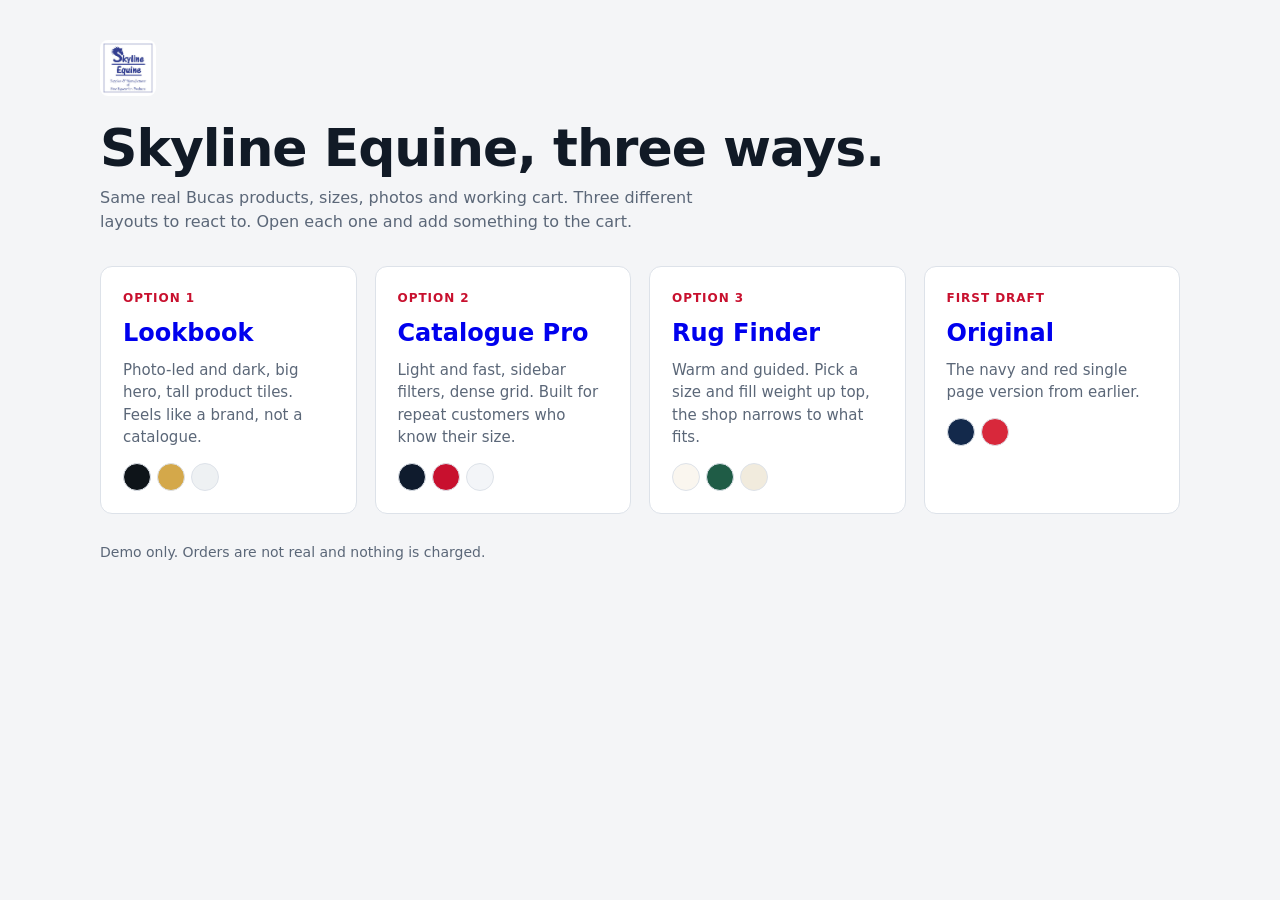
<file: index.html>
<!doctype html>
<html lang="en">
<head>
<meta charset="utf-8">
<meta name="viewport" content="width=device-width, initial-scale=1, viewport-fit=cover">
<title>Skyline Equine | Design options</title>
<link rel="icon" href="images/logo.png">
<style>
:root { --bg:#f4f5f7; --surface:#fff; --ink:#111a26; --muted:#5b6778; --line:#dde2e9; --accent:#c8102e; }
@media (prefers-color-scheme: dark) { :root:not([data-theme="light"]) { --bg:#0c121a; --surface:#141d29; --ink:#eaf0f6; --muted:#93a1b3; --line:#243143; --accent:#ff5568; color-scheme: dark; } }
:root[data-theme="dark"] { --bg:#0c121a; --surface:#141d29; --ink:#eaf0f6; --muted:#93a1b3; --line:#243143; --accent:#ff5568; color-scheme: dark; }
* { box-sizing: border-box; }
body { margin:0; background:var(--bg); color:var(--ink); font:16px/1.5 system-ui,-apple-system,"Segoe UI",sans-serif; padding:0 max(16px, env(safe-area-inset-left)); }
main { max-width:1080px; margin:0 auto; padding:40px 0 64px; }
img.logo { width:56px; height:56px; border-radius:8px; }
h1 { font-size:clamp(30px,5vw,52px); line-height:1.05; margin:18px 0 10px; letter-spacing:-0.02em; }
p.lede { color:var(--muted); max-width:60ch; margin:0 0 32px; }
.grid { display:grid; grid-template-columns:repeat(auto-fit,minmax(240px,1fr)); gap:18px; }
a.opt { display:flex; flex-direction:column; gap:8px; background:var(--surface); border:1px solid var(--line); border-radius:12px; padding:22px; text-decoration:none; transition:transform .15s,border-color .15s; }
a.opt:hover { transform:translateY(-3px); border-color:var(--accent); }
a.opt .tag { font-size:12px; text-transform:uppercase; letter-spacing:.08em; color:var(--accent); font-weight:700; }
a.opt h2 { margin:0; font-size:24px; }
a.opt p { margin:0; color:var(--muted); font-size:15px; }
a.opt .sw { display:flex; gap:6px; margin-top:6px; }
a.opt .sw i { width:28px; height:28px; border-radius:50%; border:1px solid var(--line); }
.note { margin-top:28px; color:var(--muted); font-size:14px; }
@media (prefers-reduced-motion: reduce) { a.opt { transition:none; } a.opt:hover { transform:none; } }
</style>
</head>
<body>
<main>
  <img class="logo" src="images/logo.png" alt="Skyline Equine logo">
  <h1>Skyline Equine, three ways.</h1>
  <p class="lede">Same real Bucas products, sizes, photos and working cart. Three different layouts to react to. Open each one and add something to the cart.</p>
  <div class="grid">
    <a class="opt" href="option-1/"><span class="tag">Option 1</span><h2>Lookbook</h2><p>Photo-led and dark, big hero, tall product tiles. Feels like a brand, not a catalogue.</p><span class="sw"><i style="background:#0e1419"></i><i style="background:#d4a84a"></i><i style="background:#eef1f3"></i></span></a>
    <a class="opt" href="option-2/"><span class="tag">Option 2</span><h2>Catalogue Pro</h2><p>Light and fast, sidebar filters, dense grid. Built for repeat customers who know their size.</p><span class="sw"><i style="background:#0f1b2d"></i><i style="background:#c8102e"></i><i style="background:#f3f5f8"></i></span></a>
    <a class="opt" href="option-3/"><span class="tag">Option 3</span><h2>Rug Finder</h2><p>Warm and guided. Pick a size and fill weight up top, the shop narrows to what fits.</p><span class="sw"><i style="background:#faf6ef"></i><i style="background:#1f5c46"></i><i style="background:#f1ebdd"></i></span></a>
    <a class="opt" href="original/"><span class="tag">First draft</span><h2>Original</h2><p>The navy and red single page version from earlier.</p><span class="sw"><i style="background:#13294b"></i><i style="background:#d8283b"></i></span></a>
  </div>
  <p class="note">Demo only. Orders are not real and nothing is charged.</p>
</main>
</body>
</html>
</file>
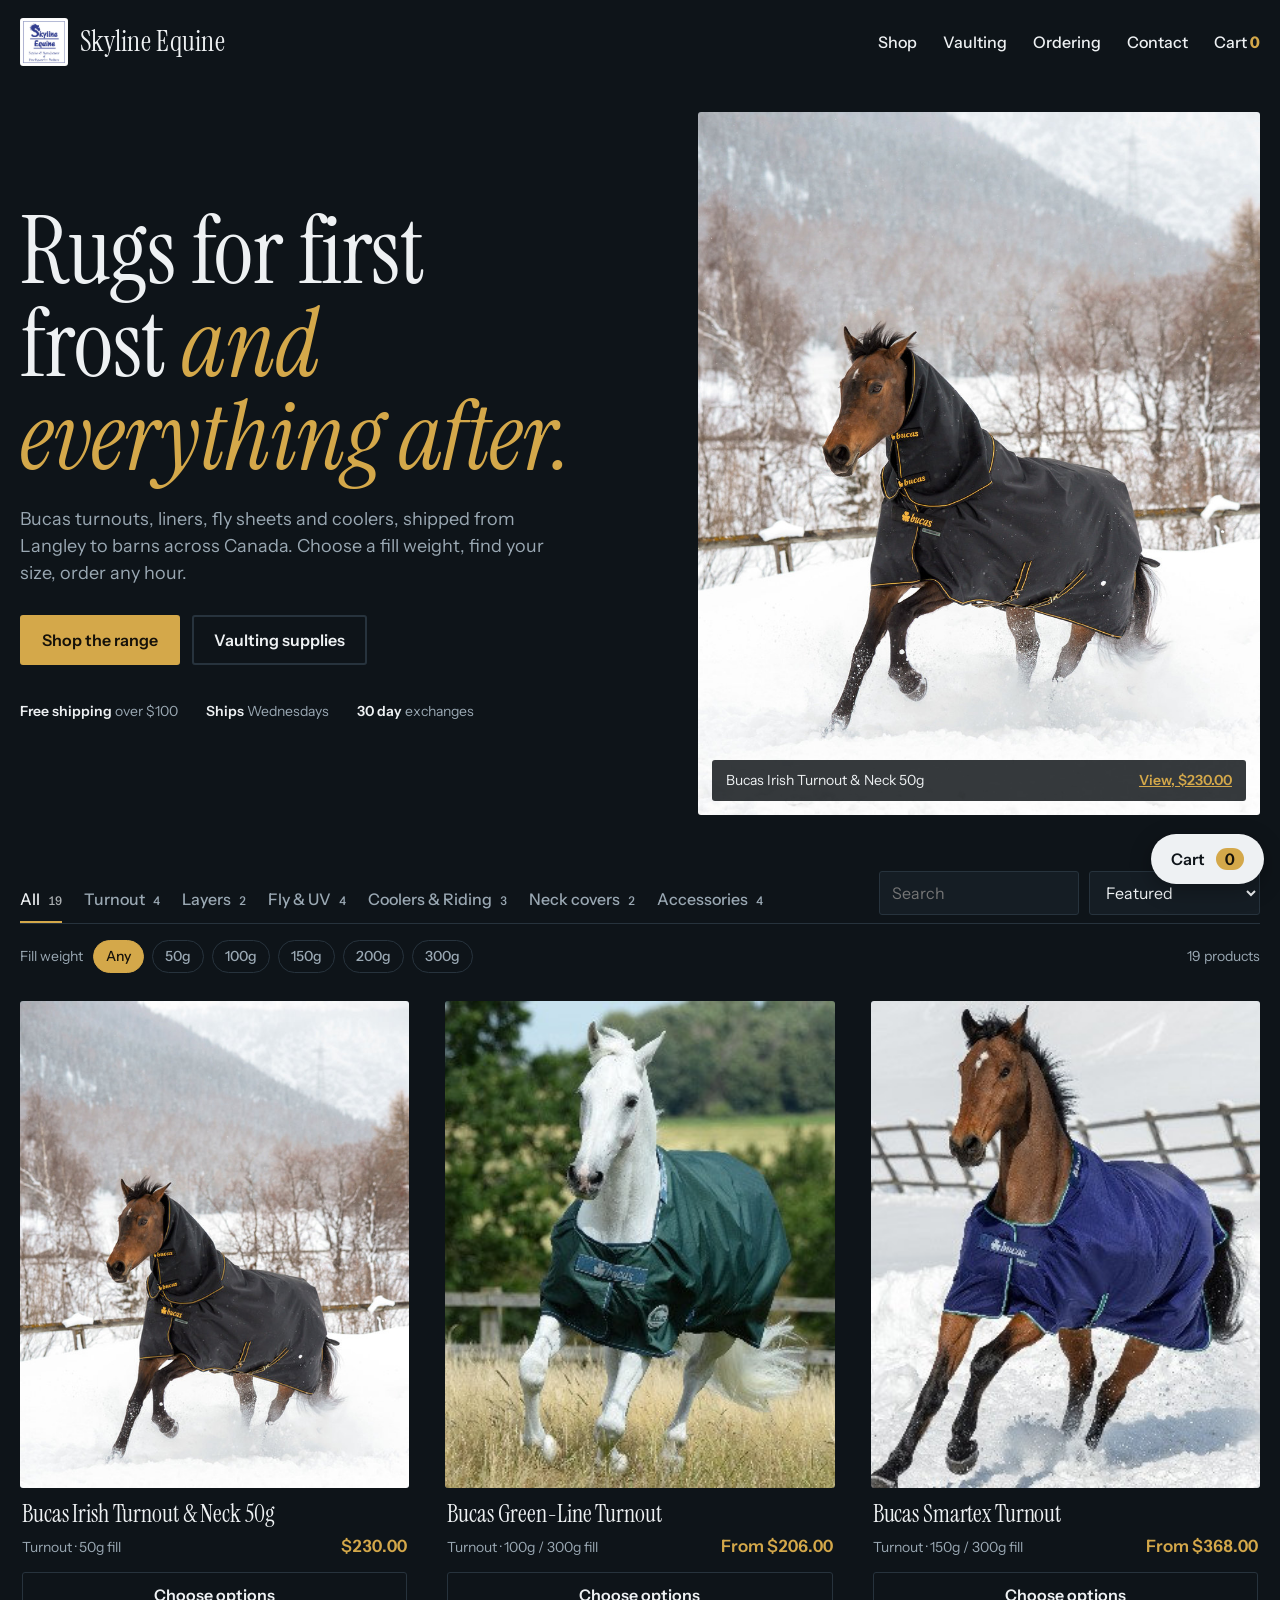
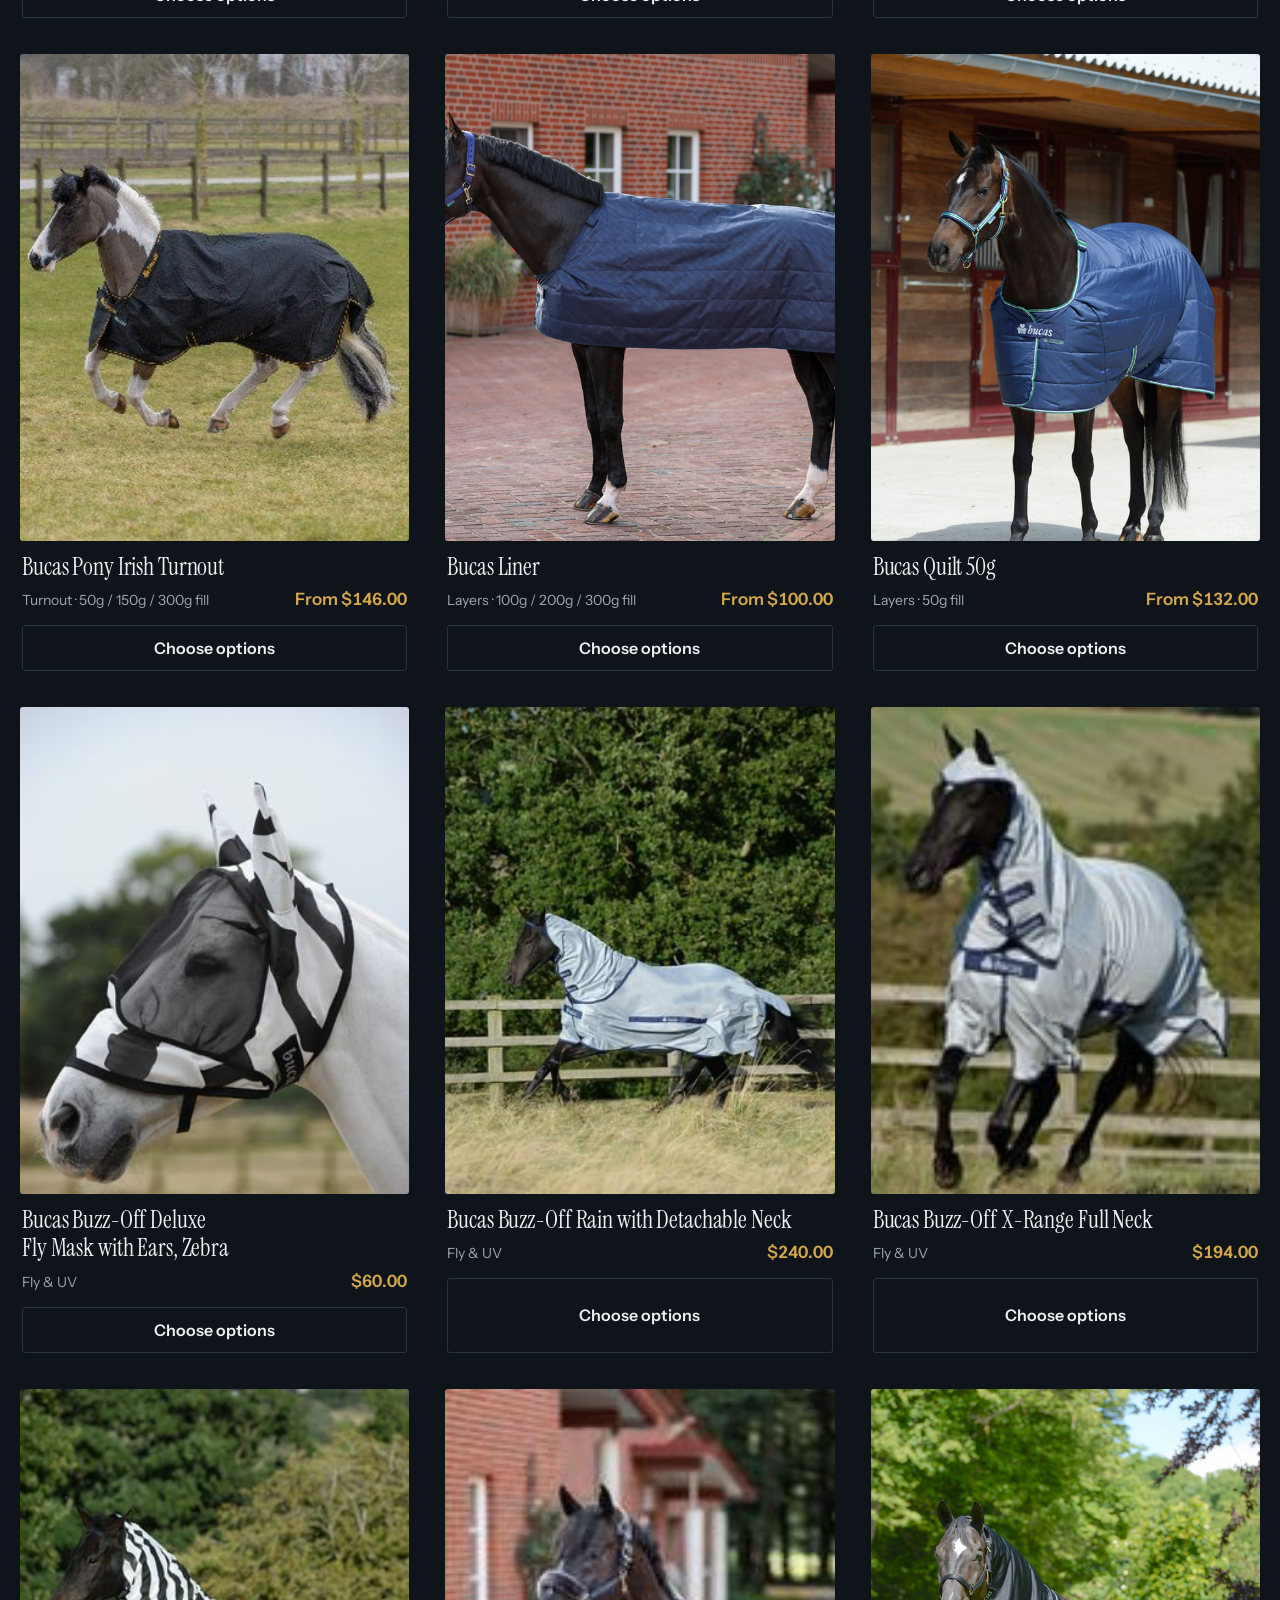
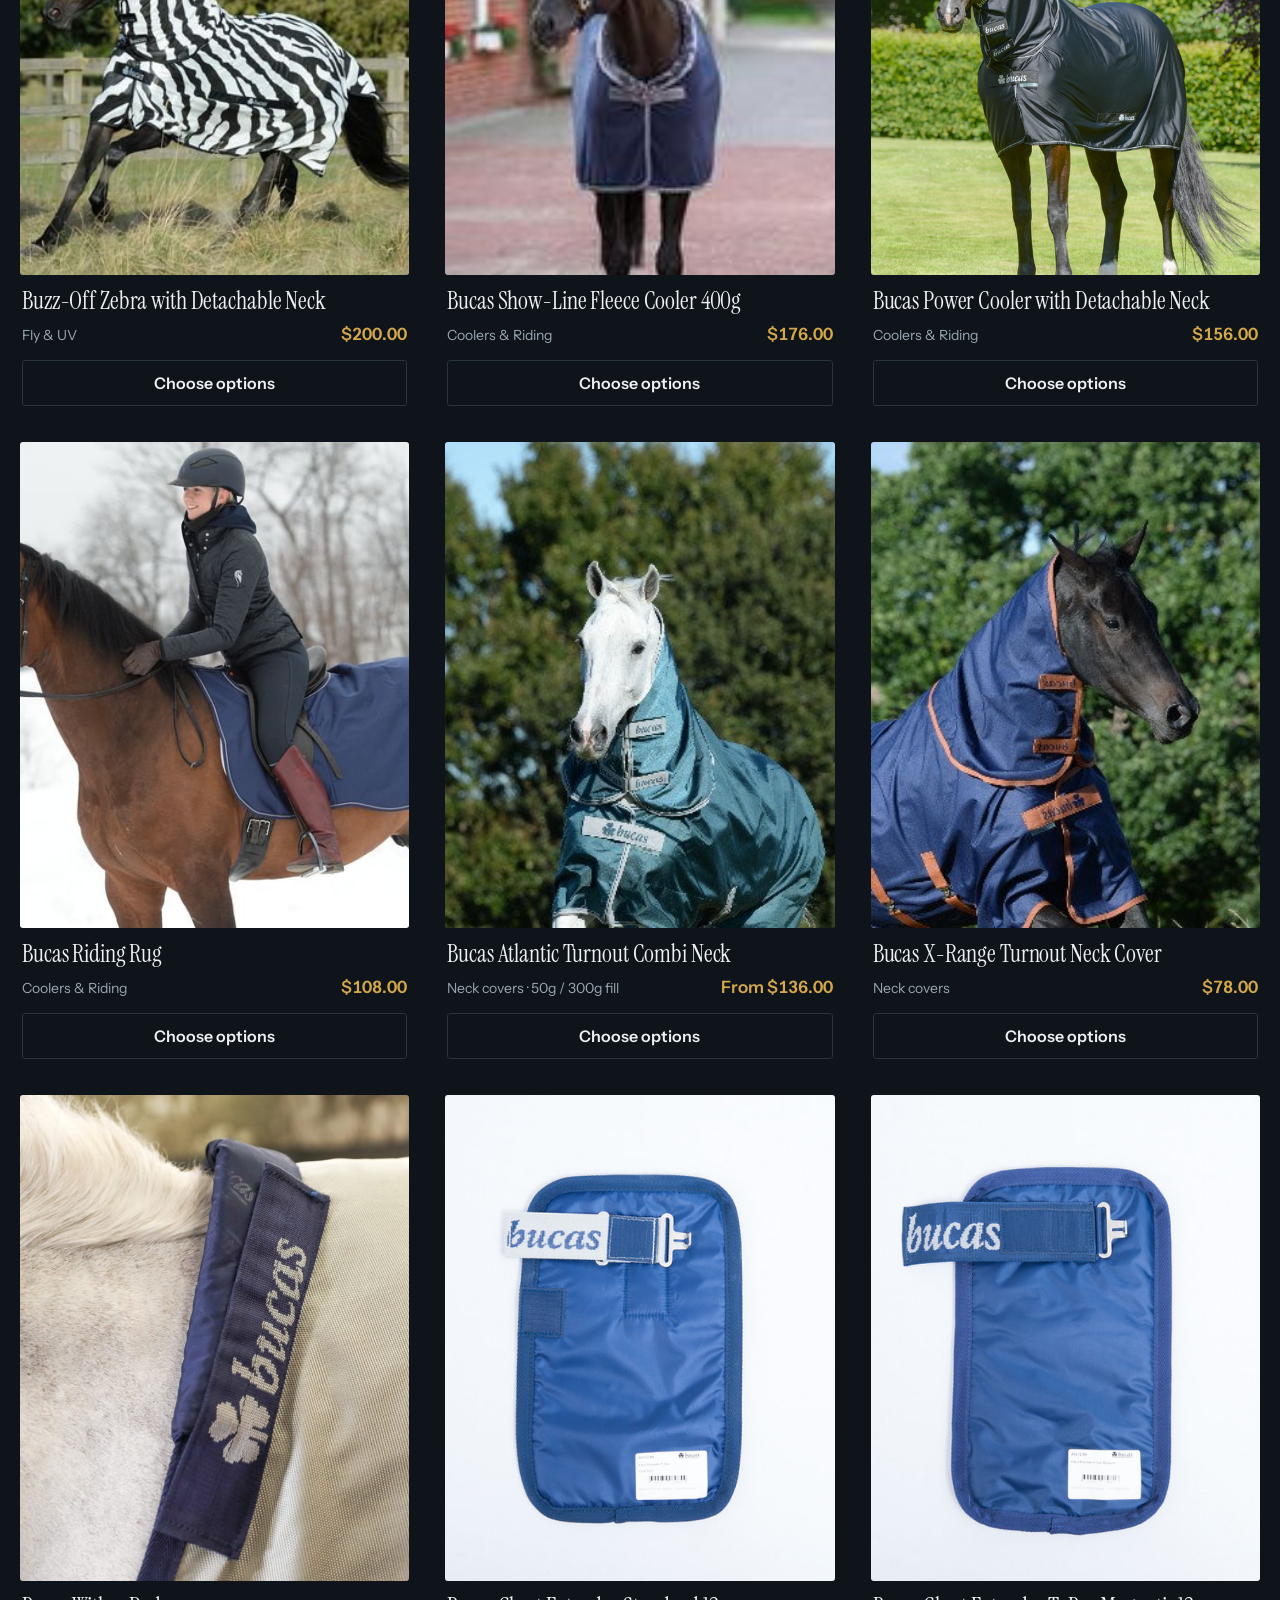
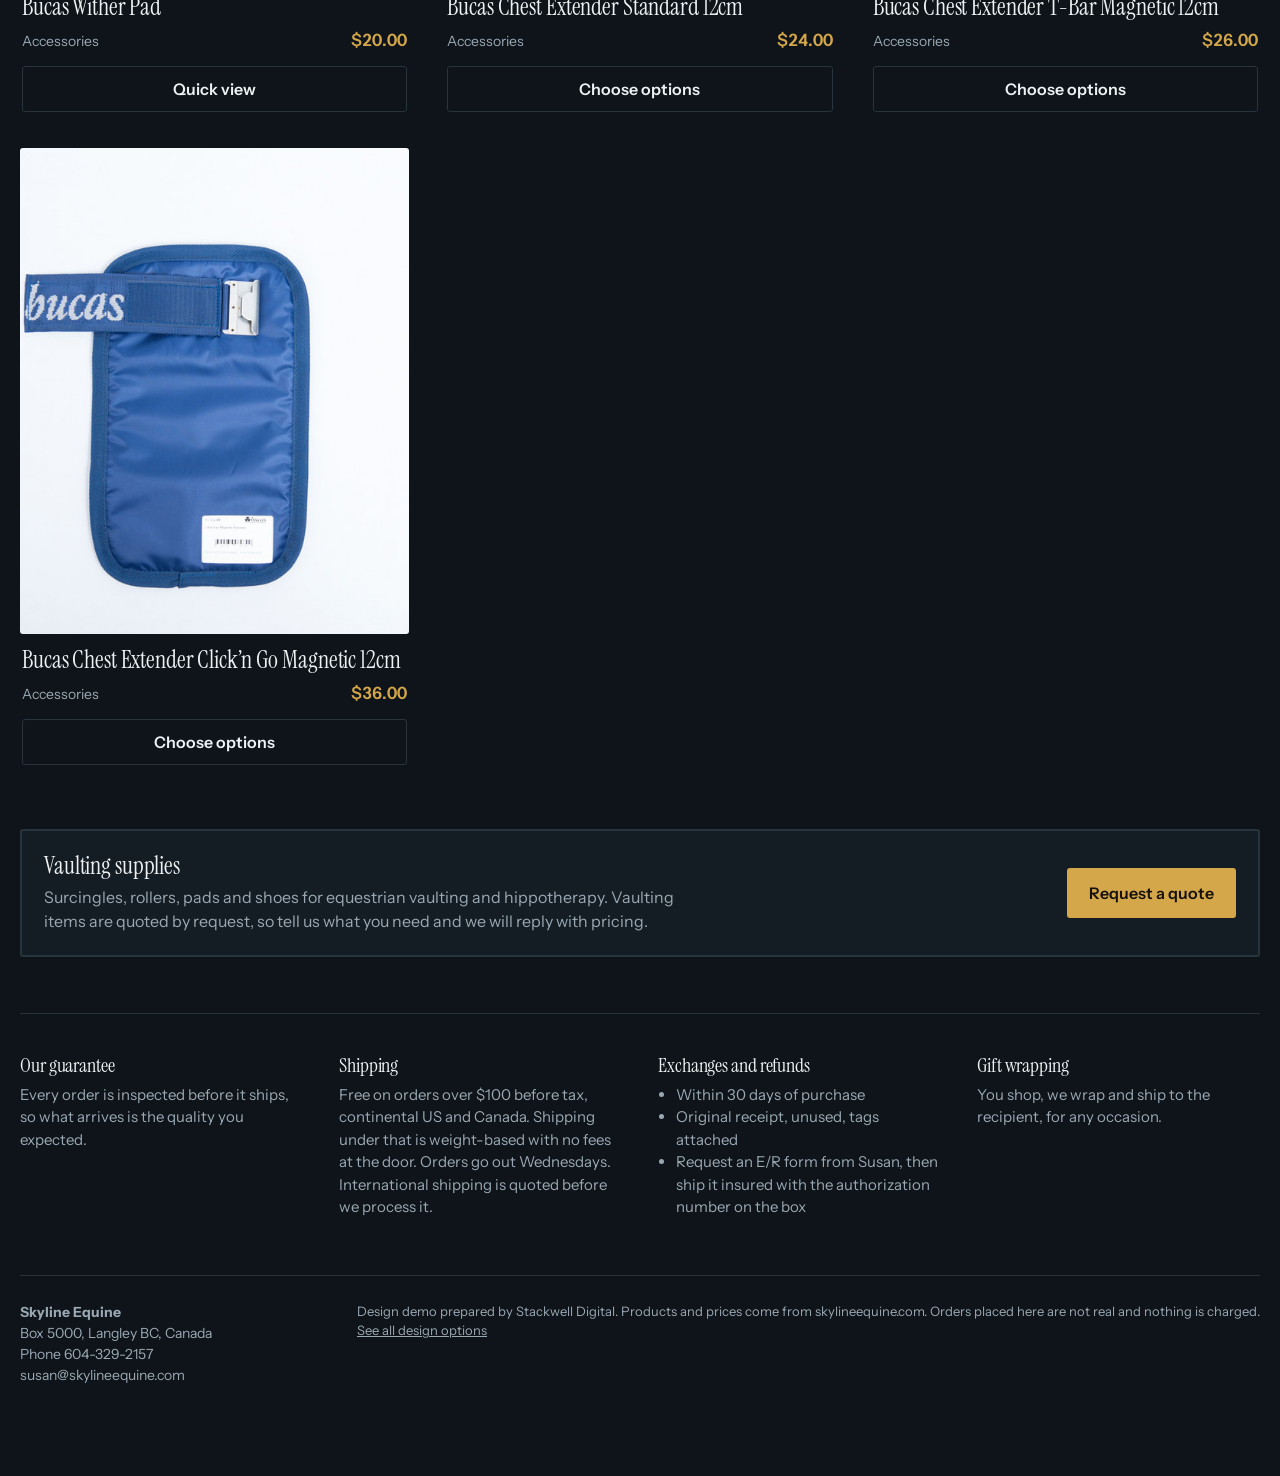
<file: option-1/index.html>
<!doctype html>
<html lang="en">
<head>
<meta charset="utf-8">
<meta name="viewport" content="width=device-width, initial-scale=1, viewport-fit=cover">
<title>Skyline Equine | Option 1, Lookbook</title>
<link rel="icon" href="../images/logo.png">
<link rel="preconnect" href="https://fonts.googleapis.com">
<link rel="stylesheet" href="https://fonts.googleapis.com/css2?family=Instrument+Serif:ital@0;1&family=Instrument+Sans:wght@400;500;600&display=swap">
<link rel="stylesheet" href="../shared/shop.css">
<style>
/* Option 1, Lookbook: photo-led, dark, Bucas black and gold. Big portrait hero, tab rail, tall photo tiles with little chrome. */
:root {
  --bg: #0e1419; --surface: #151d24; --ink: #eef1f3; --muted: #9aa8b3; --line: #27333d; --sky: #1b2630;
  --accent: #d4a84a; --accent-ink: #15110a; --good: #6cc49a; --radius: 3px; --maxw: 1240px; --gap: 36px;
  --card-min: 290px;
  --font-display: "Instrument Serif", Georgia, "Times New Roman", serif;
  --font-body: "Instrument Sans", system-ui, -apple-system, "Segoe UI", sans-serif;
  color-scheme: dark;
}

h1, h2, h3 { font-weight: 400; letter-spacing: -0.005em; }
header.top { display: flex; align-items: center; justify-content: space-between; gap: 16px; padding-block: 18px; flex-wrap: wrap; }
.brand { display: flex; align-items: center; gap: 12px; text-decoration: none; font-family: var(--font-display); font-size: 28px; letter-spacing: 0.01em; }
.logo { width: 48px; height: 48px; border-radius: 3px; flex: none; }
nav.main { display: flex; gap: 26px; align-items: center; flex-wrap: wrap; }
nav.main a, nav.main button { text-decoration: none; background: none; border: 0; padding: 4px 0; font-weight: 500; border-bottom: 1px solid transparent; }
nav.main a:hover, nav.main button:hover { border-color: var(--accent); }
nav.main .cartlink b { color: var(--accent); font-variant-numeric: tabular-nums; }

.hero { display: grid; grid-template-columns: minmax(0, 1.05fr) minmax(0, 0.95fr); gap: 56px; align-items: center; padding-block: 28px 56px; }
.hero h1 { font-size: clamp(46px, 7.4vw, 96px); line-height: 0.98; }
.hero h1 em { font-style: italic; color: var(--accent); }
.hero .lede { margin-top: 22px; max-width: 46ch; color: var(--muted); font-size: 18px; }
.hero .cta { margin-top: 28px; display: flex; gap: 12px; flex-wrap: wrap; }
.hero .btn { border-color: var(--line); }
.hero .btn.primary { border-color: var(--accent); }
.facts { margin-top: 36px; display: flex; gap: 10px 28px; flex-wrap: wrap; color: var(--muted); font-size: 14px; }
.facts b { color: var(--ink); font-weight: 600; }
figure.photo { margin: 0; position: relative; }
figure.photo img { display: block; width: 100%; aspect-ratio: 4 / 5; object-fit: cover; object-position: center 30%; border-radius: 3px; }
figure.photo figcaption { position: absolute; left: 14px; bottom: 14px; right: 14px; display: flex; justify-content: space-between; align-items: center; gap: 12px; background: rgba(10, 15, 19, 0.82); color: #eef1f3; padding: 10px 14px; border-radius: 3px; font-size: 14px; }
figure.photo figcaption button { background: none; border: 0; color: #d4a84a; font-weight: 600; text-decoration: underline; padding: 0; }

.rail { display: flex; justify-content: space-between; gap: 16px 28px; align-items: end; flex-wrap: wrap; border-bottom: 1px solid var(--line); padding-bottom: 0; }
.rail .chips { gap: 22px; flex-wrap: wrap; }
.rail .chip { background: none; border: 0; border-bottom: 2px solid transparent; border-radius: 0; padding: 10px 0; font-size: 16px; color: var(--muted); }
.rail .chip:hover { color: var(--ink); }
.rail .chip[aria-pressed="true"] { background: none; color: var(--ink); border-bottom-color: var(--accent); }
.rail .tools { padding-bottom: 8px; display: flex; gap: 10px; flex-wrap: wrap; }
.tools input { width: 200px; max-width: 100%; }
.sub { display: flex; justify-content: space-between; align-items: center; gap: 12px 24px; flex-wrap: wrap; padding-block: 16px 28px; color: var(--muted); font-size: 14px; }
.sub .chip { padding: 5px 12px; font-size: 14px; background: transparent; }
.sub .chip[aria-pressed="true"] { background: var(--accent); border-color: var(--accent); color: var(--accent-ink); }
.sub .fills { display: flex; gap: 10px; align-items: center; flex-wrap: wrap; }

.card.tile h3 { font-size: 24px; }
.card.tile .price { color: var(--accent); font-family: var(--font-body); font-size: 17px; font-weight: 600; }
.card.tile .art { transition: opacity 0.2s; }
.card.tile .art:hover { opacity: 0.88; }
.card.tile .add { border-color: var(--line); }

.band { margin-top: 64px; }
.vault { border-color: var(--line); background: var(--surface); }
.info { border-top: 1px solid var(--line); margin-top: 56px; padding-block: 40px 56px; }
@media (max-width: 800px) {
  .hero { grid-template-columns: minmax(0, 1fr); gap: 32px; }
  figure.photo img { aspect-ratio: 1 / 1; }
}
</style>
</head>
<body>
<div class="wrap">
  <header class="top">
    <a class="brand" href="#top"><img class="logo" src="../images/logo.png" alt="Skyline Equine logo" width="48" height="48"><span>Skyline Equine</span></a>
    <nav class="main" aria-label="Main">
      <a href="#shop">Shop</a>
      <a href="#vaulting">Vaulting</a>
      <a href="#ordering">Ordering</a>
      <a href="#contact">Contact</a>
      <button class="cartlink" data-open-cart>Cart <b data-cart-count>0</b></button>
    </nav>
  </header>

  <div class="hero" id="top">
    <div>
      <h1>Rugs for first frost <em>and everything after.</em></h1>
      <p class="lede">Bucas turnouts, liners, fly sheets and coolers, shipped from Langley to barns across Canada. Choose a fill weight, find your size, order any hour.</p>
      <div class="cta"><a class="btn primary" href="#shop">Shop the range</a><a class="btn" href="#vaulting">Vaulting supplies</a></div>
      <div class="facts"><span><b>Free shipping</b> over $100</span><span><b>Ships</b> Wednesdays</span><span><b>30 day</b> exchanges</span></div>
    </div>
    <figure class="photo">
      <img src="../images/hero-irish50.jpg" alt="Horse in a black Bucas Irish Turnout running through fresh snow">
      <figcaption><span>Bucas Irish Turnout &amp; Neck 50g</span><button data-view="irish50">View, $230.00</button></figcaption>
    </figure>
  </div>

  <section id="shop" aria-label="Shop">
    <div class="rail">
      <div class="chips" id="cats" role="group" aria-label="Category"></div>
      <div class="tools">
        <input id="q" type="search" placeholder="Search" aria-label="Search products">
        <select id="sort" aria-label="Sort products"><option value="feat">Featured</option><option value="lo">Price, low to high</option><option value="hi">Price, high to low</option><option value="az">Name, A to Z</option></select>
      </div>
    </div>
    <div class="sub">
      <div class="fills"><span>Fill weight</span><div class="chips" id="fills" role="group" aria-label="Fill weight"></div></div>
      <span class="count" id="count" aria-live="polite"></span>
    </div>
    <div class="grid" id="grid"></div>
  </section>

  <div class="band" id="vaulting"><div class="vault" data-slot="vault"></div></div>
  <section class="info" id="ordering" aria-label="Ordering information" data-slot="ordering"></section>
  <footer class="foot" id="contact" data-slot="footer"></footer>
</div>
<script src="../shared/data.js"></script>
<script>window.SHOP_CONFIG = { card: 'tile' };</script>
<script src="../shared/shop.js" data-base="../"></script>
</body>
</html>
</file>
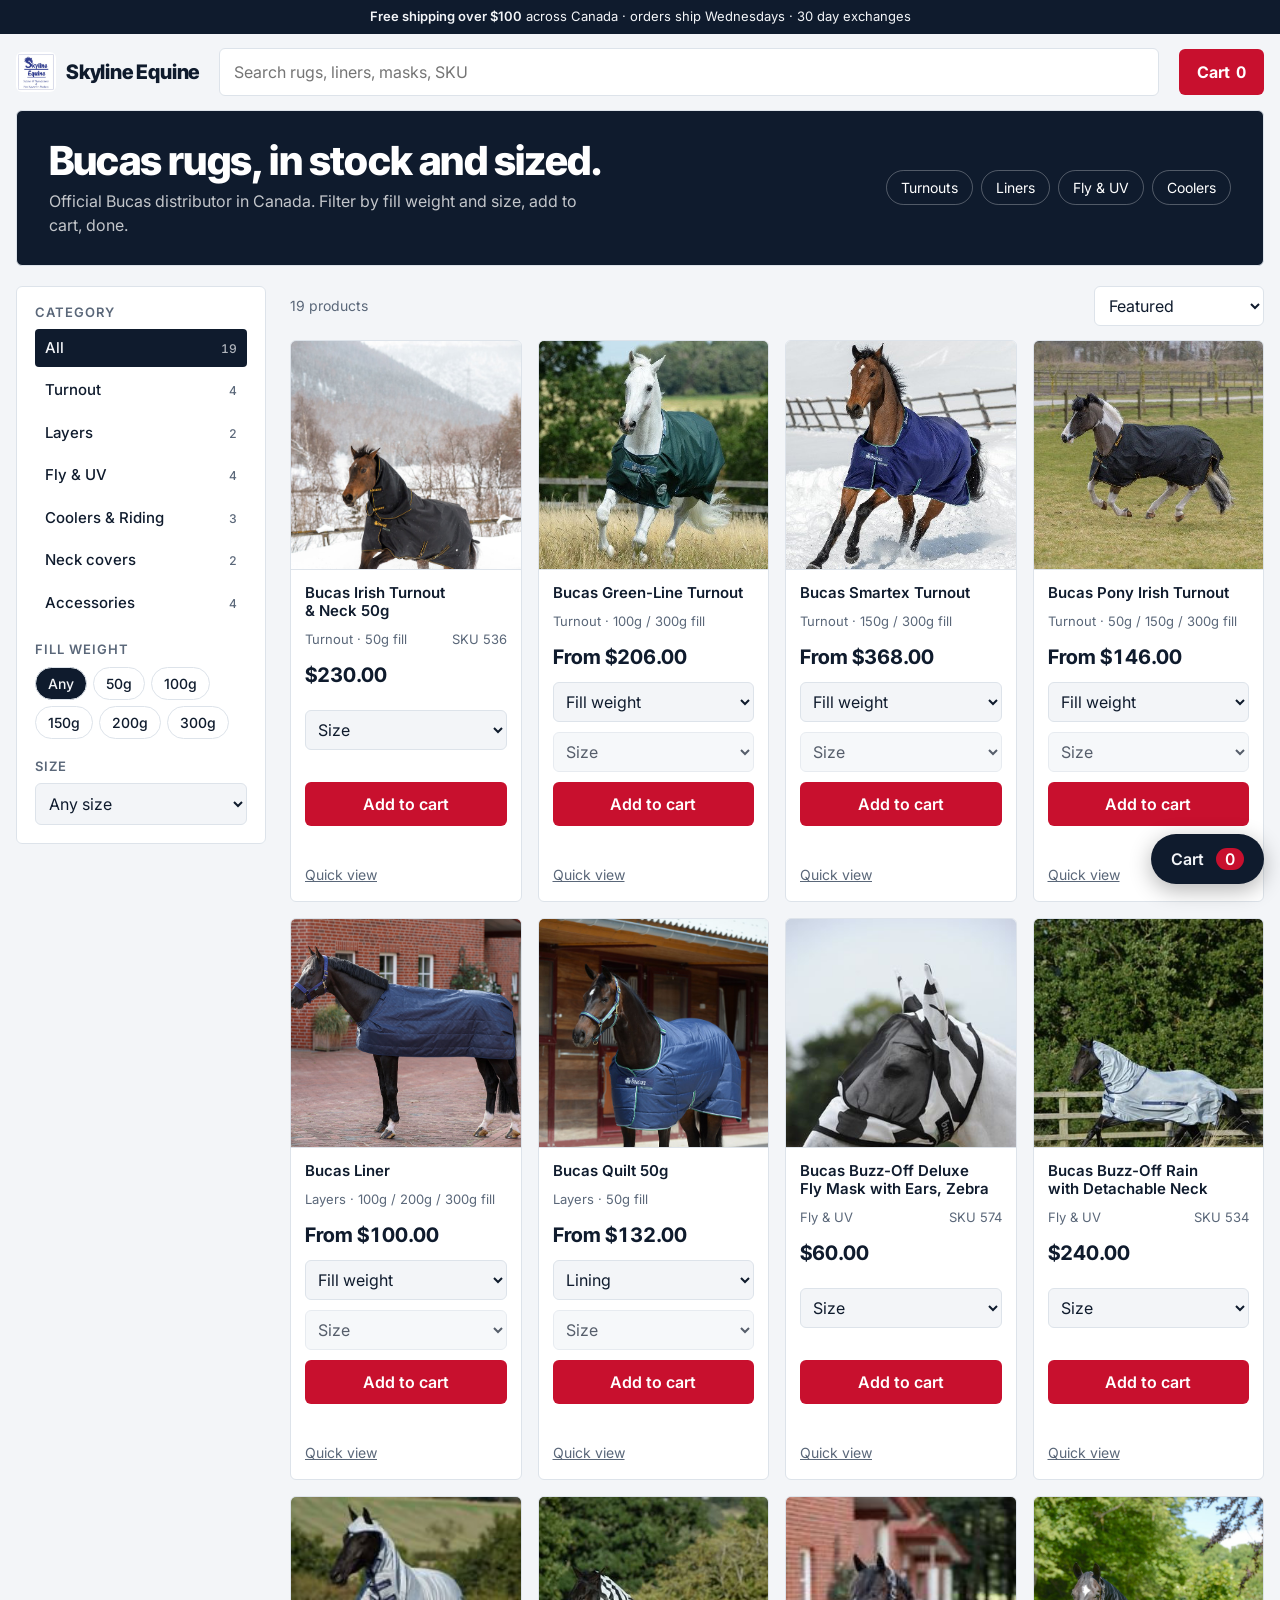
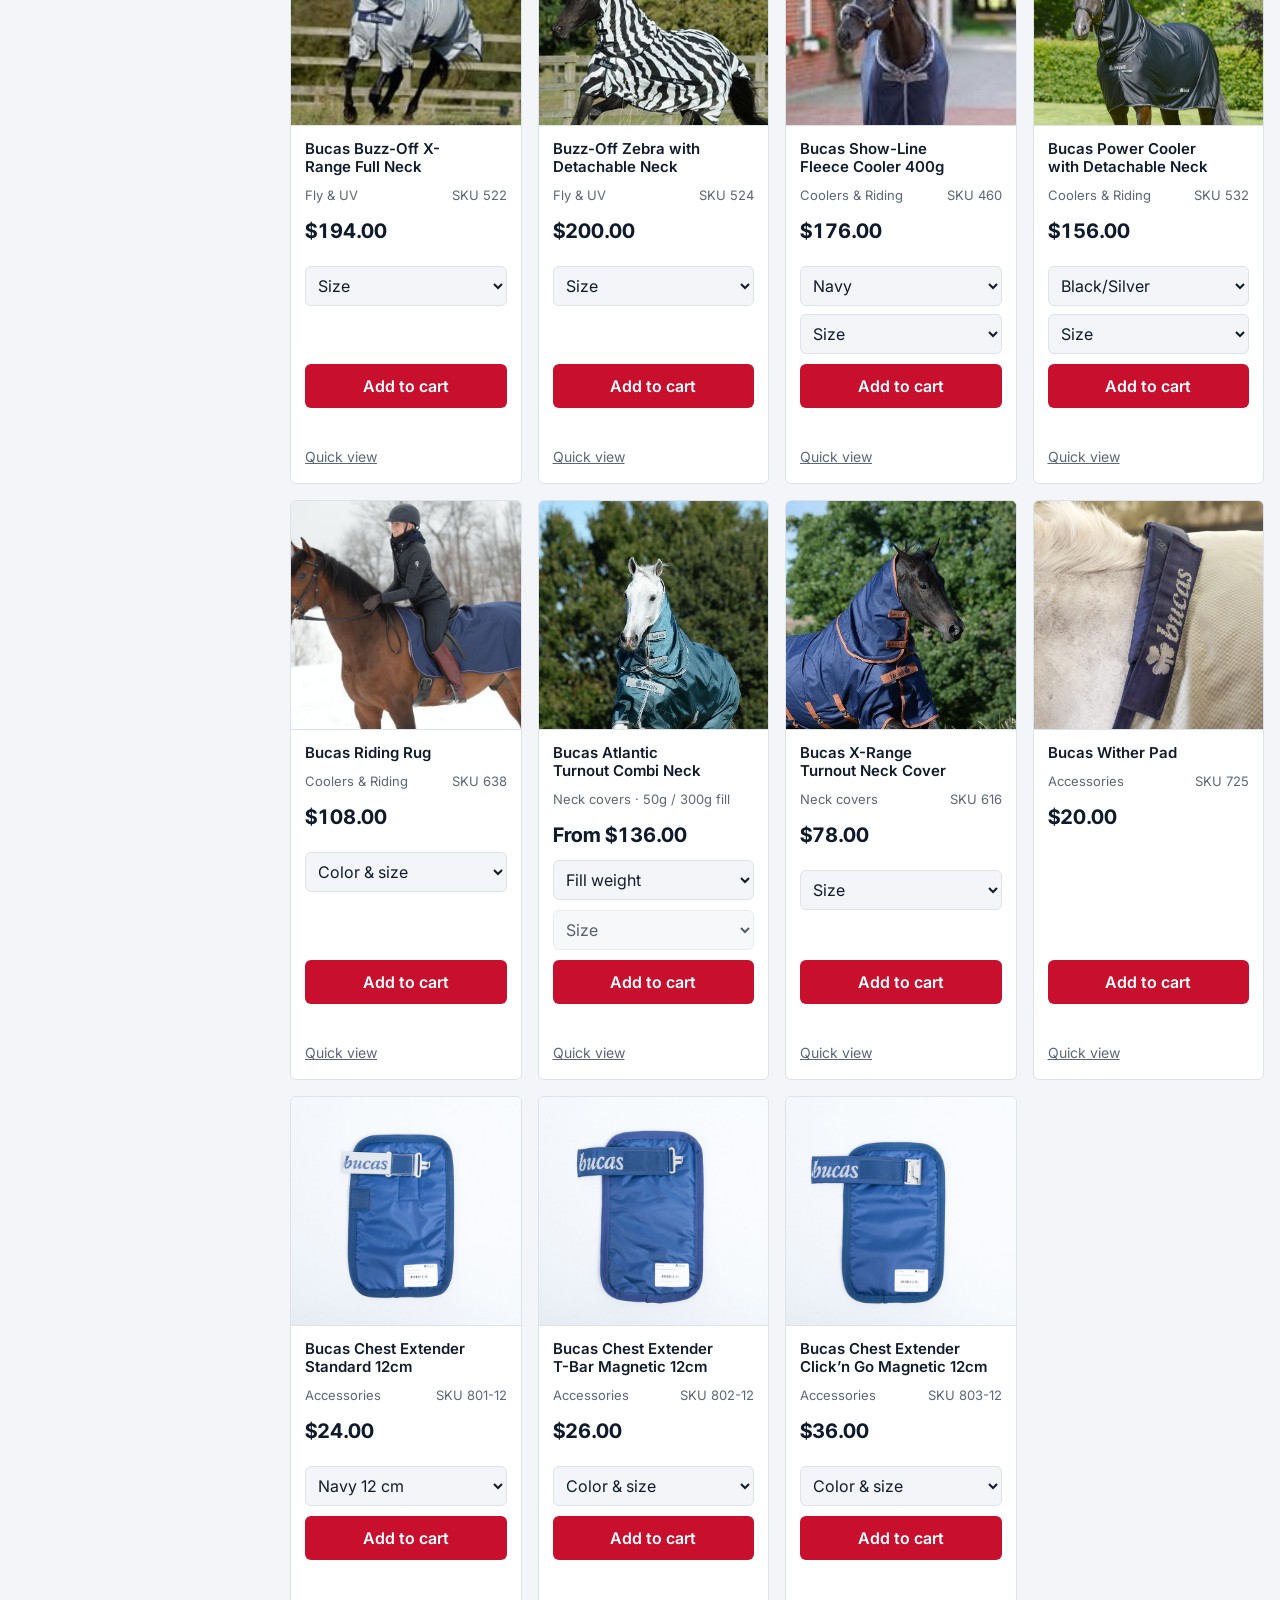
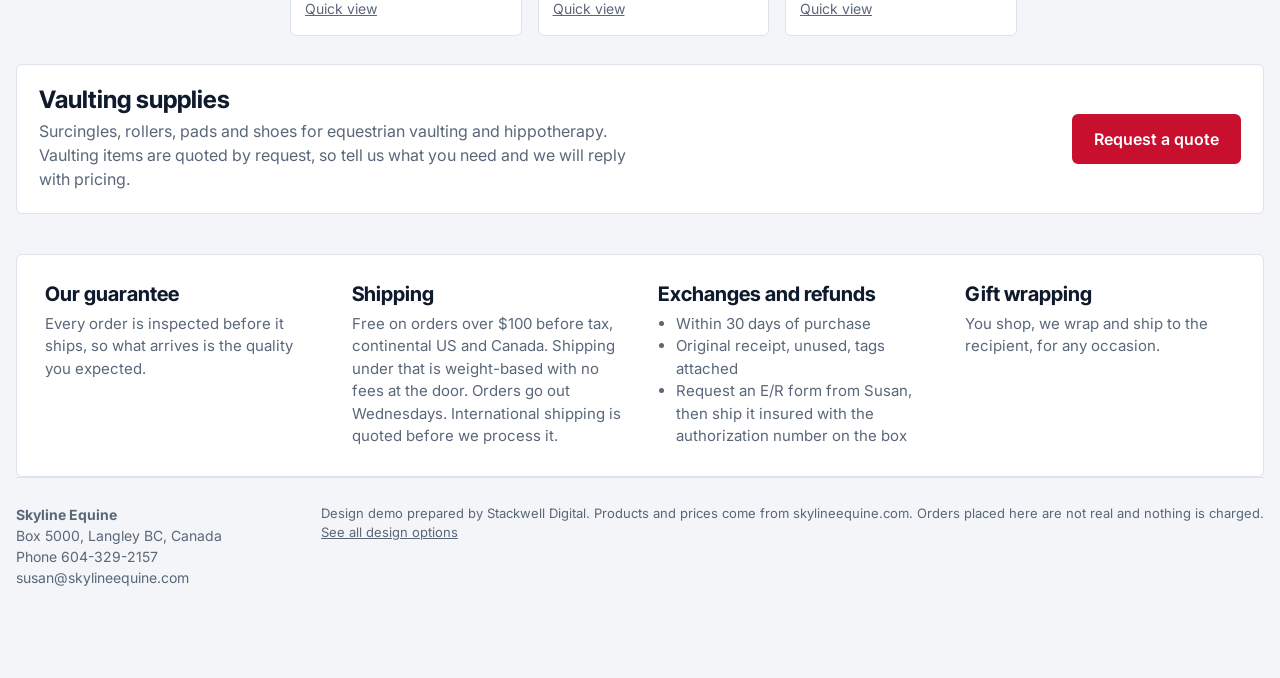
<file: option-2/index.html>
<!doctype html>
<html lang="en">
<head>
<meta charset="utf-8">
<meta name="viewport" content="width=device-width, initial-scale=1, viewport-fit=cover">
<title>Skyline Equine | Option 2, Catalogue Pro</title>
<link rel="icon" href="../images/logo.png">
<link rel="preconnect" href="https://fonts.googleapis.com">
<link rel="stylesheet" href="https://fonts.googleapis.com/css2?family=Inter:wght@400;500;600;700&family=Inter+Tight:wght@600;700;800&display=swap">
<link rel="stylesheet" href="../shared/shop.css">
<style>
/* Option 2, Catalogue Pro: light, utilitarian, sidebar filters, dense product grid. Built for people who know what they need. */
:root {
  --bg: #f3f5f8; --surface: #ffffff; --ink: #0f1b2d; --muted: #5a6779; --line: #dde3ea; --sky: #eef2f7;
  --accent: #c8102e; --accent-ink: #ffffff; --good: #14794a; --radius: 6px; --maxw: 1320px; --gap: 16px; --card-min: 210px;
  --art-ratio: 1 / 1;
  --font-display: "Inter Tight", "Inter", system-ui, sans-serif;
  --font-body: "Inter", system-ui, -apple-system, "Segoe UI", sans-serif;
}
@media (prefers-color-scheme: dark) {
  :root:not([data-theme="light"]) { --bg: #0b121c; --surface: #131d2b; --ink: #eaf0f7; --muted: #93a2b5; --line: #243246; --sky: #1a2638; --accent: #ff4d63; --accent-ink: #1a0509; --good: #52c892; color-scheme: dark; }
}
:root[data-theme="dark"] { --bg: #0b121c; --surface: #131d2b; --ink: #eaf0f7; --muted: #93a2b5; --line: #243246; --sky: #1a2638; --accent: #ff4d63; --accent-ink: #1a0509; --good: #52c892; color-scheme: dark; }

.util { background: var(--ink); color: var(--bg); font-size: 13px; margin-inline: calc(50% - 50vw); padding: 7px max(16px, env(safe-area-inset-left, 0px)); text-align: center; }
.util b { font-weight: 600; }
header.top { display: flex; align-items: center; gap: 20px; padding-block: 14px; flex-wrap: wrap; }
.brand { display: flex; align-items: center; gap: 10px; text-decoration: none; font-family: var(--font-display); font-weight: 800; font-size: 20px; letter-spacing: -0.01em; }
.logo { width: 40px; height: 40px; border-radius: 6px; flex: none; }
.search { flex: 1; min-width: 200px; }
.search input { width: 100%; background: var(--surface); border: 1px solid var(--line); border-radius: var(--radius); padding: 11px 14px; }
.cartbtn { background: var(--accent); color: var(--accent-ink); border: 0; border-radius: var(--radius); padding: 11px 18px; font-weight: 700; }
.cartbtn b { margin-left: 6px; font-variant-numeric: tabular-nums; }

.banner { background: var(--ink); color: var(--bg); border-radius: var(--radius); padding: 28px 32px; display: flex; justify-content: space-between; align-items: center; gap: 20px; flex-wrap: wrap; margin-bottom: 20px; }
.banner h1 { font-size: clamp(26px, 4vw, 40px); font-weight: 800; letter-spacing: -0.02em; }
.banner p { opacity: 0.75; margin-top: 6px; max-width: 56ch; }
.banner .pills { display: flex; gap: 8px; flex-wrap: wrap; }
.banner .pills span { border: 1px solid rgba(255, 255, 255, 0.28); border-radius: 999px; padding: 6px 14px; font-size: 14px; }
:root[data-theme="dark"] .banner, :root:not([data-theme="light"]) .banner { background: var(--surface); color: var(--ink); border: 1px solid var(--line); }
@media (prefers-color-scheme: light) { :root:not([data-theme="dark"]) .banner { background: var(--ink); color: #fff; } }

.layout { display: grid; grid-template-columns: 250px minmax(0, 1fr); gap: 24px; align-items: start; }
aside.filters { background: var(--surface); border: 1px solid var(--line); border-radius: var(--radius); padding: 18px; position: sticky; top: 12px; display: grid; gap: 20px; }
aside.filters h2 { font-size: 13px; text-transform: uppercase; letter-spacing: 0.08em; color: var(--muted); margin-bottom: 10px; font-family: var(--font-body); font-weight: 600; }
aside.filters .chips { flex-direction: column; gap: 4px; }
aside.filters .chip { border: 0; background: none; border-radius: 4px; padding: 8px 10px; width: 100%; justify-content: space-between; font-weight: 500; }
aside.filters .chip:hover { background: var(--sky); }
aside.filters .chip[aria-pressed="true"] { background: var(--ink); color: var(--bg); }
aside.filters #fills { flex-direction: row; flex-wrap: wrap; gap: 6px; }
aside.filters #fills .chip { width: auto; border: 1px solid var(--line); border-radius: 999px; padding: 5px 12px; font-size: 14px; }
aside.filters select { width: 100%; background: var(--bg); border: 1px solid var(--line); border-radius: var(--radius); padding: 9px; }
.bar { display: flex; justify-content: space-between; align-items: center; gap: 12px; flex-wrap: wrap; margin-bottom: 14px; }
.bar select { background: var(--surface); border: 1px solid var(--line); border-radius: var(--radius); padding: 8px 10px; }
.card .art { border-bottom: 1px solid var(--line); }
.card h3 { font-family: var(--font-body); font-weight: 600; font-size: 15px; }
.card .price { font-family: var(--font-display); font-size: 20px; }
.card .meta { font-size: 13px; }
.vault { margin-top: 28px; background: var(--surface); border: 1px solid var(--line); }
.info { margin-top: 40px; padding: 28px; background: var(--surface); border: 1px solid var(--line); border-radius: var(--radius); }
@media (max-width: 860px) {
  .layout { grid-template-columns: minmax(0, 1fr); }
  aside.filters { position: static; }
  aside.filters #cats { flex-direction: row; flex-wrap: wrap; }
  aside.filters #cats .chip { width: auto; border: 1px solid var(--line); border-radius: 999px; }
  .banner { padding: 22px; }
}
</style>
</head>
<body>
<div class="wrap">
  <div class="util"><b>Free shipping over $100</b> across Canada &middot; orders ship Wednesdays &middot; 30 day exchanges</div>
  <header class="top">
    <a class="brand" href="#top"><img class="logo" src="../images/logo.png" alt="Skyline Equine logo" width="40" height="40"><span>Skyline Equine</span></a>
    <div class="search"><input id="q" type="search" placeholder="Search rugs, liners, masks, SKU" aria-label="Search products"></div>
    <button class="cartbtn" data-open-cart>Cart<b data-cart-count>0</b></button>
  </header>

  <div class="banner" id="top">
    <div>
      <h1>Bucas rugs, in stock and sized.</h1>
      <p>Official Bucas distributor in Canada. Filter by fill weight and size, add to cart, done.</p>
    </div>
    <div class="pills"><span>Turnouts</span><span>Liners</span><span>Fly &amp; UV</span><span>Coolers</span></div>
  </div>

  <div class="layout" id="shop">
    <aside class="filters" aria-label="Filters">
      <div><h2>Category</h2><div class="chips" id="cats" role="group" aria-label="Category"></div></div>
      <div><h2>Fill weight</h2><div class="chips" id="fills" role="group" aria-label="Fill weight"></div></div>
      <div><h2>Size</h2><select id="size" aria-label="Filter by size"></select></div>
    </aside>
    <main>
      <div class="bar"><span class="count" id="count" aria-live="polite"></span>
        <select id="sort" aria-label="Sort products"><option value="feat">Featured</option><option value="lo">Price, low to high</option><option value="hi">Price, high to low</option><option value="az">Name, A to Z</option></select>
      </div>
      <div class="grid" id="grid"></div>
    </main>
  </div>

  <div id="vaulting"><div class="vault" data-slot="vault"></div></div>
  <section class="info" id="ordering" aria-label="Ordering information" data-slot="ordering"></section>
  <footer class="foot" id="contact" data-slot="footer"></footer>
</div>
<script src="../shared/data.js"></script>
<script>window.SHOP_CONFIG = { card: 'std' };</script>
<script src="../shared/shop.js" data-base="../"></script>
</body>
</html>
</file>
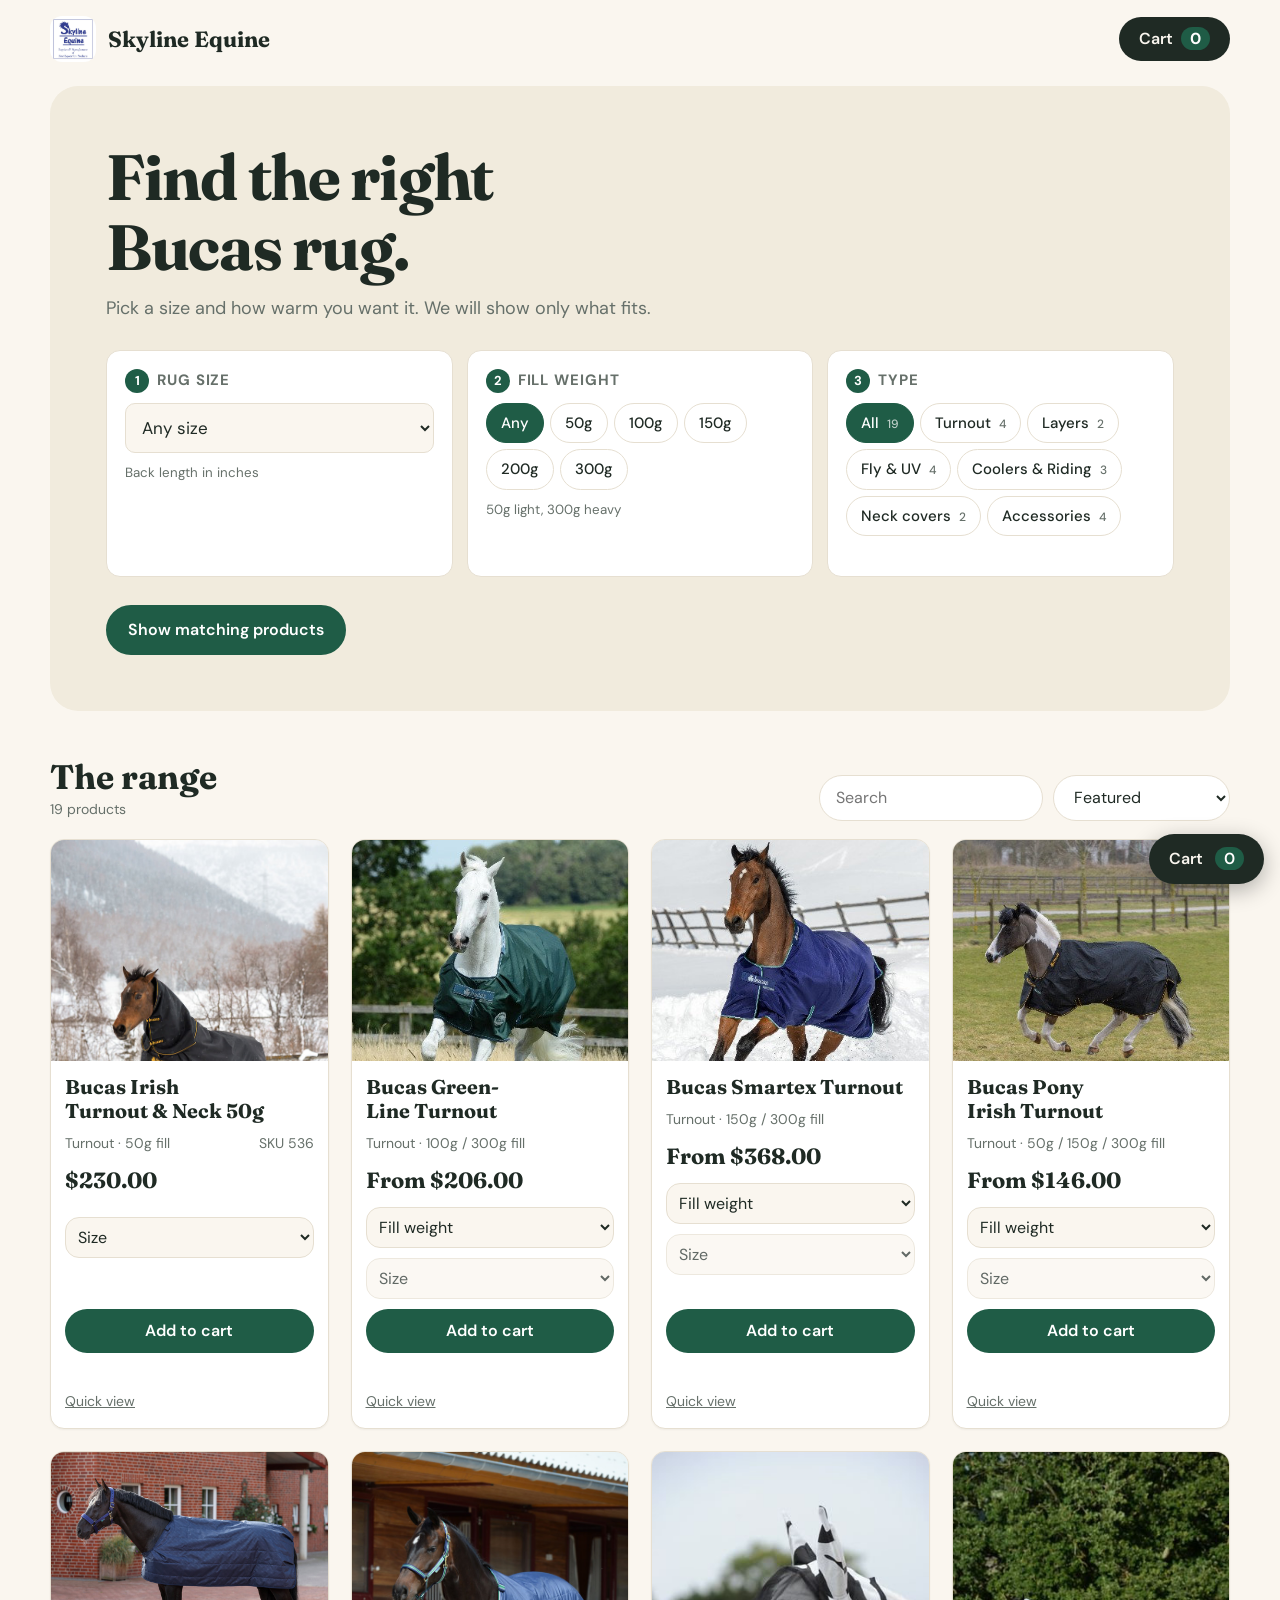
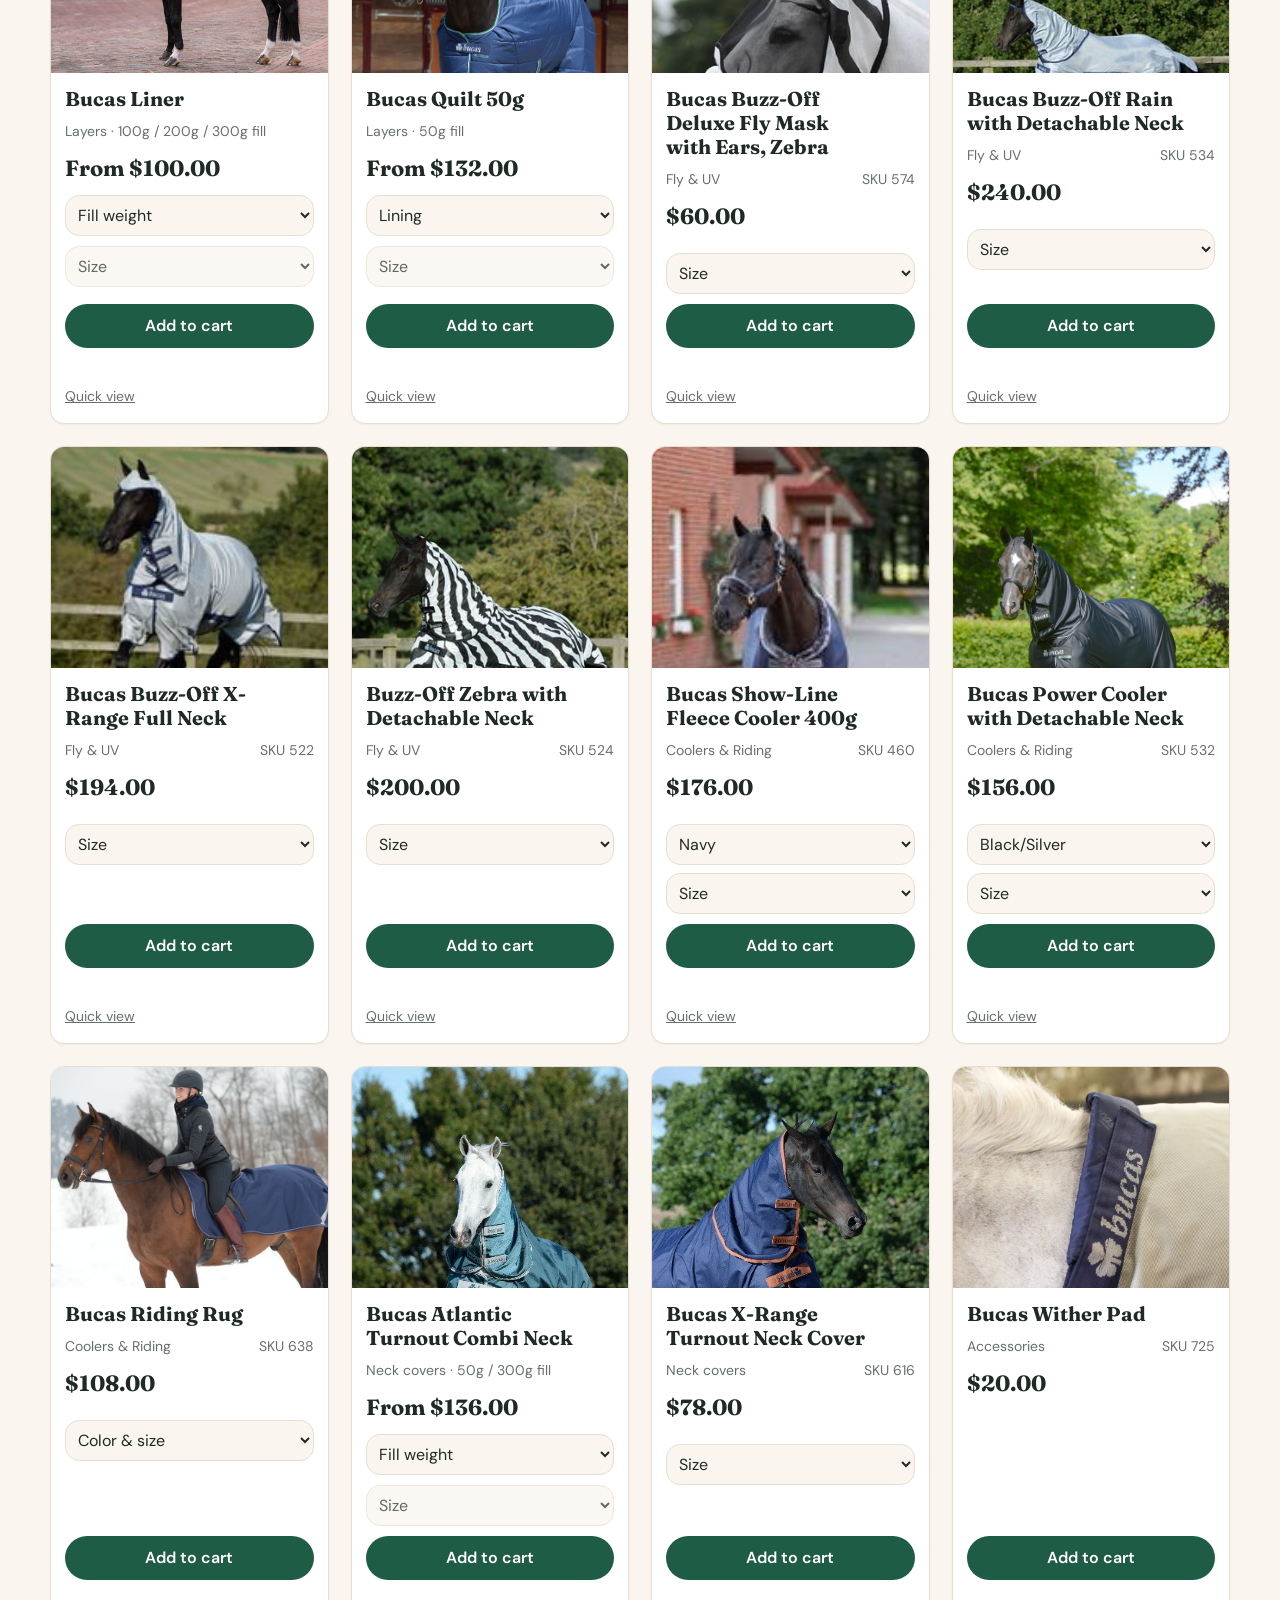
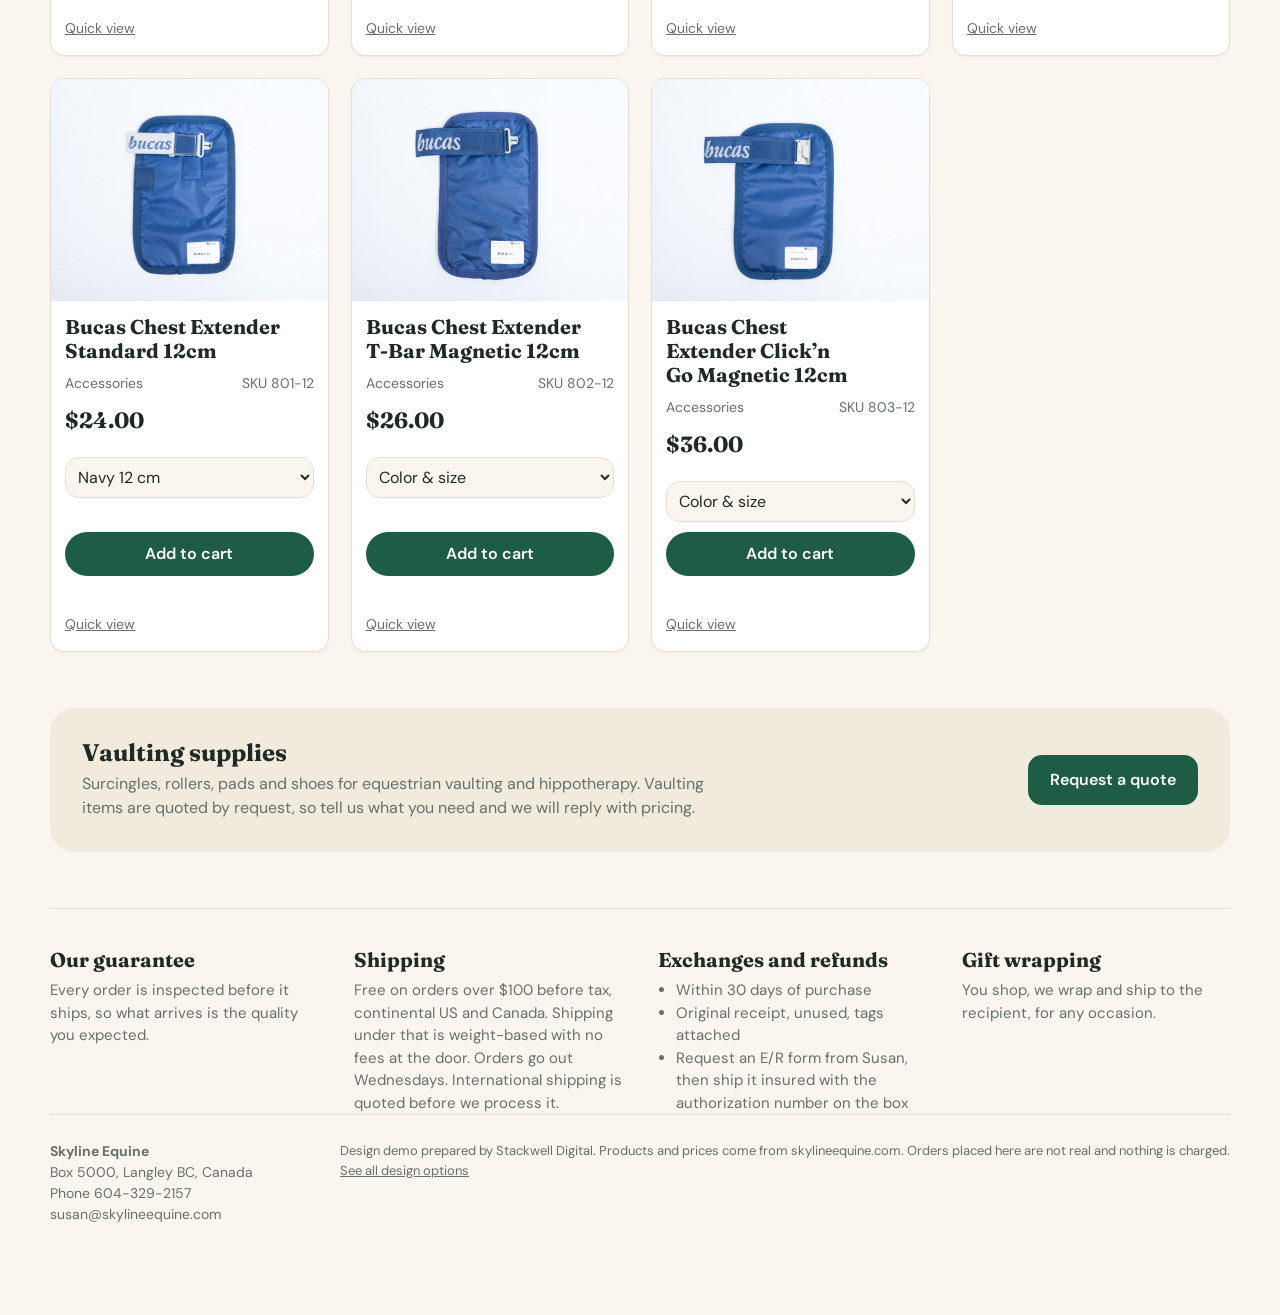
<file: option-3/index.html>
<!doctype html>
<html lang="en">
<head>
<meta charset="utf-8">
<meta name="viewport" content="width=device-width, initial-scale=1, viewport-fit=cover">
<title>Skyline Equine | Option 3, Rug Finder</title>
<link rel="icon" href="../images/logo.png">
<link rel="preconnect" href="https://fonts.googleapis.com">
<link rel="stylesheet" href="https://fonts.googleapis.com/css2?family=Fraunces:opsz,wght@9..144,600;9..144,700&family=DM+Sans:wght@400;500;600;700&display=swap">
<link rel="stylesheet" href="../shared/shop.css">
<style>
/* Option 3, Rug Finder: warm, friendly, guided. The hero is a size + fill finder that drives the grid. */
:root {
  --bg: #faf6ef; --surface: #ffffff; --ink: #1f2a24; --muted: #66706a; --line: #e6dfd1; --sky: #f1ebdd;
  --accent: #1f5c46; --accent-ink: #ffffff; --good: #1f7a53; --radius: 14px; --maxw: 1180px; --gap: 22px; --card-min: 250px;
  --art-ratio: 5 / 4;
  --font-display: "Fraunces", Georgia, serif;
  --font-body: "DM Sans", system-ui, -apple-system, "Segoe UI", sans-serif;
}
@media (prefers-color-scheme: dark) {
  :root:not([data-theme="light"]) { --bg: #111915; --surface: #19231e; --ink: #eef3ef; --muted: #9baba2; --line: #2a3a32; --sky: #202e27; --accent: #6fcf9f; --accent-ink: #08170f; --good: #6fcf9f; color-scheme: dark; }
}
:root[data-theme="dark"] { --bg: #111915; --surface: #19231e; --ink: #eef3ef; --muted: #9baba2; --line: #2a3a32; --sky: #202e27; --accent: #6fcf9f; --accent-ink: #08170f; --good: #6fcf9f; color-scheme: dark; }

header.top { display: flex; align-items: center; justify-content: space-between; padding-block: 16px; gap: 16px; flex-wrap: wrap; }
.brand { display: flex; align-items: center; gap: 12px; text-decoration: none; font-family: var(--font-display); font-weight: 700; font-size: 22px; }
.logo { width: 46px; height: 46px; border-radius: 12px; flex: none; }
.cartbtn { background: var(--ink); color: var(--bg); border: 0; border-radius: 999px; padding: 10px 20px; font-weight: 600; }
.cartbtn b { margin-left: 8px; background: var(--accent); color: var(--accent-ink); border-radius: 999px; padding: 1px 9px; font-variant-numeric: tabular-nums; }

.finder { background: var(--sky); border-radius: 28px; padding: clamp(24px, 5vw, 56px); margin-top: 8px; display: grid; gap: 28px; }
.finder h1 { font-size: clamp(34px, 5.6vw, 64px); font-weight: 700; letter-spacing: -0.02em; max-width: 16ch; }
.finder p.lede { color: var(--muted); font-size: 18px; max-width: 52ch; margin-top: 12px; }
.steps { display: grid; grid-template-columns: repeat(3, minmax(0, 1fr)); gap: 14px; }
.step { background: var(--surface); border-radius: var(--radius); padding: 18px; display: grid; gap: 10px; align-content: start; border: 1px solid var(--line); }
.step h2 { font-size: 15px; font-family: var(--font-body); font-weight: 700; color: var(--muted); text-transform: uppercase; letter-spacing: 0.06em; }
.step .num { display: inline-grid; place-items: center; width: 24px; height: 24px; border-radius: 50%; background: var(--accent); color: var(--accent-ink); font-size: 13px; margin-right: 8px; letter-spacing: 0; }
.step select { width: 100%; background: var(--bg); border: 1px solid var(--line); border-radius: 10px; padding: 12px; font-size: 17px; }
.step .chips { gap: 6px; }
.step .chip { padding: 8px 14px; }
.step .chip[aria-pressed="true"] { background: var(--accent); border-color: var(--accent); color: var(--accent-ink); }
.step small { color: var(--muted); }
.finder .go { justify-self: start; }
.finder .btn { border-radius: 999px; }

.shophead { display: flex; justify-content: space-between; align-items: end; gap: 16px 24px; flex-wrap: wrap; margin-block: 48px 18px; }
.shophead h2 { font-size: 34px; }
.shophead .tools { display: flex; gap: 10px; flex-wrap: wrap; }
.tools input, .tools select { border-radius: 999px; padding: 10px 16px; }
#cats { margin-bottom: 22px; }
#cats .chip[aria-pressed="true"] { background: var(--accent); border-color: var(--accent); color: var(--accent-ink); }
.card { border-radius: var(--radius); box-shadow: 0 1px 2px rgba(31, 42, 36, 0.05); transition: transform 0.15s, box-shadow 0.15s; }
.card:hover { transform: translateY(-2px); box-shadow: 0 10px 28px rgba(31, 42, 36, 0.12); }
.card h3 { font-family: var(--font-display); font-size: 20px; }
.card .price { font-family: var(--font-display); }
.card .add { border-radius: 999px; }
.vault { margin-top: 56px; border: 0; background: var(--sky); border-radius: 24px; padding: 32px; }
.info { margin-top: 56px; padding-top: 40px; border-top: 1px solid var(--line); }
@media (max-width: 760px) {
  .steps { grid-template-columns: minmax(0, 1fr); }
  .finder { border-radius: 20px; }
}
@media (prefers-reduced-motion: reduce) { .card { transition: none; } .card:hover { transform: none; } }
</style>
</head>
<body>
<div class="wrap">
  <header class="top">
    <a class="brand" href="#top"><img class="logo" src="../images/logo.png" alt="Skyline Equine logo" width="46" height="46"><span>Skyline Equine</span></a>
    <button class="cartbtn" data-open-cart>Cart<b data-cart-count>0</b></button>
  </header>

  <section class="finder" id="top" aria-label="Rug finder">
    <div>
      <h1>Find the right Bucas rug.</h1>
      <p class="lede">Pick a size and how warm you want it. We will show only what fits.</p>
    </div>
    <div class="steps">
      <div class="step"><h2><span class="num">1</span>Rug size</h2><select id="size" aria-label="Rug size"></select><small>Back length in inches</small></div>
      <div class="step"><h2><span class="num">2</span>Fill weight</h2><div class="chips" id="fills" role="group" aria-label="Fill weight"></div><small>50g light, 300g heavy</small></div>
      <div class="step"><h2><span class="num">3</span>Type</h2><div class="chips" id="cats" role="group" aria-label="Category"></div></div>
    </div>
    <a class="btn primary go" href="#shop">Show matching products</a>
  </section>

  <div class="shophead" id="shop">
    <div><h2>The range</h2><span class="count" id="count" aria-live="polite"></span></div>
    <div class="tools">
      <input id="q" type="search" placeholder="Search" aria-label="Search products">
      <select id="sort" aria-label="Sort products"><option value="feat">Featured</option><option value="lo">Price, low to high</option><option value="hi">Price, high to low</option><option value="az">Name, A to Z</option></select>
    </div>
  </div>
  <div class="grid" id="grid"></div>

  <div id="vaulting"><div class="vault" data-slot="vault"></div></div>
  <section class="info" id="ordering" aria-label="Ordering information" data-slot="ordering"></section>
  <footer class="foot" id="contact" data-slot="footer"></footer>
</div>
<script src="../shared/data.js"></script>
<script>window.SHOP_CONFIG = { card: 'std' };</script>
<script src="../shared/shop.js" data-base="../"></script>
</body>
</html>
</file>
<file: shared/shop.css>
/* Shared shop components: cards, filters, quick view, cart drawer, checkout. Each option defines its own tokens and layout.
   Tokens an option must define: --bg --surface --ink --muted --line --sky --accent --accent-ink --good --font-display --font-body --radius */
* { box-sizing: border-box; }
html { scroll-behavior: smooth; }
body {
  margin: 0; background: var(--bg); color: var(--ink); font-family: var(--font-body); font-size: 16px; line-height: 1.5;
  padding-left: max(16px, env(safe-area-inset-left, 0px));
  padding-right: max(16px, env(safe-area-inset-right, 0px));
}
h1, h2, h3 { font-family: var(--font-display); line-height: 1.1; margin: 0; text-wrap: balance; }
p { margin: 0; }
img { max-width: 100%; }
button, select, input { font: inherit; color: inherit; }
button { cursor: pointer; }
a { color: inherit; }
:focus-visible { outline: 3px solid var(--accent); outline-offset: 2px; }
[hidden] { display: none !important; }
.wrap { max-width: var(--maxw, 1180px); margin: 0 auto; }

.btn { border: 2px solid var(--ink); background: transparent; padding: 11px 20px; font-weight: 600; border-radius: var(--radius, 4px); text-decoration: none; display: inline-block; }
.btn.primary { background: var(--accent); border-color: var(--accent); color: var(--accent-ink); }
.btn:hover { filter: brightness(1.08); }
.btn[disabled] { opacity: 0.4; cursor: not-allowed; }

.chips { display: flex; gap: 8px; flex-wrap: wrap; }
.chip { border: 1px solid var(--line); background: var(--surface); padding: 7px 14px; border-radius: 999px; font-weight: 500; font-size: 15px; display: inline-flex; gap: 8px; align-items: baseline; }
.chip .n { font-size: 12px; color: var(--muted); font-variant-numeric: tabular-nums; }
.chip[aria-pressed="true"] { background: var(--ink); color: var(--bg); border-color: var(--ink); }
.chip[aria-pressed="true"] .n { color: inherit; opacity: 0.7; }
.field-input, .tools input, .tools select { background: var(--surface); border: 1px solid var(--line); border-radius: var(--radius, 4px); padding: 9px 12px; min-width: 0; }
.count { color: var(--muted); font-size: 14px; }

.grid { display: grid; grid-template-columns: repeat(auto-fill, minmax(var(--card-min, 230px), 1fr)); gap: var(--gap, 20px); }
.card { background: var(--surface); border: 1px solid var(--line); border-radius: var(--radius, 6px); display: flex; flex-direction: column; min-width: 0; overflow: hidden; }
.art { background: var(--sky); aspect-ratio: var(--art-ratio, 10 / 7); display: grid; place-items: center; width: 100%; border: 0; padding: 0; overflow: hidden; }
.art svg { width: 100%; height: 100%; padding: 12px; }
.ph { display: block; width: 100%; height: 100%; object-fit: cover; object-position: center 30%; }
.card .body { padding: 14px 14px 16px; display: flex; flex-direction: column; gap: 10px; flex: 1; }
.card h3 { font-size: 18px; line-height: 1.2; }
.card .meta { color: var(--muted); font-size: 14px; display: flex; justify-content: space-between; gap: 8px; }
.price { font-family: var(--font-display); font-size: 22px; font-weight: 700; font-variant-numeric: tabular-nums; }
.opts { display: grid; gap: 8px; }
.opts select { width: 100%; min-width: 0; background: var(--bg); border: 1px solid var(--line); border-radius: var(--radius, 4px); padding: 8px; }
.row { display: flex; gap: 8px; margin-top: auto; }
.add { flex: 1; background: var(--accent); color: var(--accent-ink); border: 0; border-radius: var(--radius, 4px); padding: 10px 14px; font-weight: 600; white-space: nowrap; }
.add:hover { filter: brightness(1.08); }
.hint { color: var(--accent); font-size: 13px; min-height: 18px; }
.link { background: none; border: 0; padding: 0; text-decoration: underline; color: var(--muted); font-size: 14px; text-align: left; }
.empty { padding: 40px 0; color: var(--muted); grid-column: 1 / -1; }

/* tile cards: photo first, almost no chrome */
.card.tile { background: transparent; border: 0; border-radius: 0; overflow: visible; }
.card.tile .art { aspect-ratio: 4 / 5; border-radius: var(--radius, 4px); }
.card.tile .body { padding: 12px 2px 0; gap: 6px; }
.card.tile .meta { align-items: baseline; }
.card.tile .price { font-size: 20px; }
.card.tile .add { margin-top: 6px; background: transparent; color: var(--ink); border: 1px solid var(--line); }
.card.tile .add:hover { border-color: var(--accent); filter: none; }

.info { display: grid; grid-template-columns: repeat(auto-fit, minmax(240px, 1fr)); gap: 28px 36px; }
.info h3 { font-size: 20px; margin-bottom: 8px; }
.info p, .info li { color: var(--muted); font-size: 15px; }
.info ul { margin: 0; padding-left: 18px; }
.vault { border: 2px solid var(--ink); border-radius: var(--radius, 6px); padding: 22px; display: flex; gap: 20px; justify-content: space-between; align-items: center; flex-wrap: wrap; }
.vault h3 { font-size: 24px; }
.vault p { color: var(--muted); max-width: 60ch; margin-top: 6px; }
.foot { border-top: 1px solid var(--line); padding-block: 26px 90px; color: var(--muted); font-size: 14px; display: flex; gap: 12px 32px; flex-wrap: wrap; justify-content: space-between; }
.demo { font-size: 13px; color: var(--muted); }

.fab { position: fixed; right: calc(16px + env(safe-area-inset-right, 0px)); bottom: calc(16px + env(safe-area-inset-bottom, 0px)); background: var(--ink); color: var(--bg); border: 0; border-radius: 999px; padding: 13px 20px; font-weight: 600; box-shadow: 0 6px 22px rgba(0, 0, 0, 0.3); z-index: 20; }
.fab .n { background: var(--accent); color: var(--accent-ink); border-radius: 999px; padding: 1px 9px; margin-left: 8px; font-variant-numeric: tabular-nums; }
.scrim { position: fixed; inset: 0; background: rgba(5, 12, 18, 0.6); z-index: 30; }
.panel { position: fixed; top: 0; right: 0; bottom: 0; width: min(440px, 100%); background: var(--surface); color: var(--ink); z-index: 31; display: flex; flex-direction: column; padding-top: env(safe-area-inset-top, 0px); padding-bottom: env(safe-area-inset-bottom, 0px); border-left: 1px solid var(--line); }
.panel header { display: flex; justify-content: space-between; align-items: center; padding: 18px 20px; border-bottom: 1px solid var(--line); }
.panel header h2 { font-size: 24px; }
.x { background: none; border: 0; font-size: 28px; line-height: 1; padding: 4px 8px; }
.panel .scroll { overflow-y: auto; padding: 8px 20px; flex: 1; }
.panel footer { border-top: 1px solid var(--line); padding: 16px 20px; display: grid; gap: 10px; }
.ship { height: 8px; background: var(--sky); border-radius: 999px; overflow: hidden; }
.ship i { display: block; height: 100%; background: var(--good); transition: width 0.25s; }
.shiptxt { font-size: 14px; color: var(--muted); }
.line { display: grid; grid-template-columns: 64px minmax(0, 1fr) auto; gap: 12px; padding: 14px 0; border-bottom: 1px solid var(--line); align-items: start; }
.line .thumb { background: var(--sky); border-radius: 4px; overflow: hidden; }
.line .thumb .ph { aspect-ratio: 1; }
.line .t { font-weight: 600; line-height: 1.25; }
.line .s { font-size: 14px; color: var(--muted); }
.qty { display: inline-flex; align-items: center; border: 1px solid var(--line); border-radius: 4px; margin-top: 8px; }
.qty button { background: none; border: 0; width: 30px; height: 30px; font-size: 18px; }
.qty span { min-width: 26px; text-align: center; font-variant-numeric: tabular-nums; }
.sum { display: flex; justify-content: space-between; font-variant-numeric: tabular-nums; }
.sum.total { font-weight: 700; font-size: 18px; }
.modal { position: fixed; z-index: 31; inset: 0; display: grid; place-items: center; padding: 16px; pointer-events: none; }
.modal .box { pointer-events: auto; background: var(--surface); color: var(--ink); border-radius: 8px; width: min(820px, 100%); max-height: 100%; overflow-y: auto; display: grid; grid-template-columns: minmax(0, 1fr) minmax(0, 1fr); border: 1px solid var(--line); }
.modal .pic { background: var(--sky); display: grid; place-items: center; }
.modal .pic .ph { aspect-ratio: 4 / 5; max-height: 80vh; }
.modal .pic svg { padding: 24px; }
.modal .txt { padding: 24px; display: grid; gap: 12px; align-content: start; position: relative; }
.modal .txt h2 { font-size: 28px; padding-right: 36px; }
.modal .txt .x { position: absolute; top: 12px; right: 12px; }
.modal ul { margin: 0; padding-left: 18px; color: var(--muted); }
.field { display: grid; gap: 4px; font-size: 14px; color: var(--muted); }
.field input, .field select { background: var(--bg); border: 1px solid var(--line); border-radius: 4px; padding: 9px; color: var(--ink); width: 100%; }
.two { display: grid; grid-template-columns: 1fr 1fr; gap: 10px; }
.ok { color: var(--good); font-weight: 600; }
@media (max-width: 760px) {
  .modal .box { grid-template-columns: minmax(0, 1fr); }
  .two { grid-template-columns: 1fr; }
}
@media (prefers-reduced-motion: reduce) { .ship i { transition: none; } html { scroll-behavior: auto; } }
</file>
